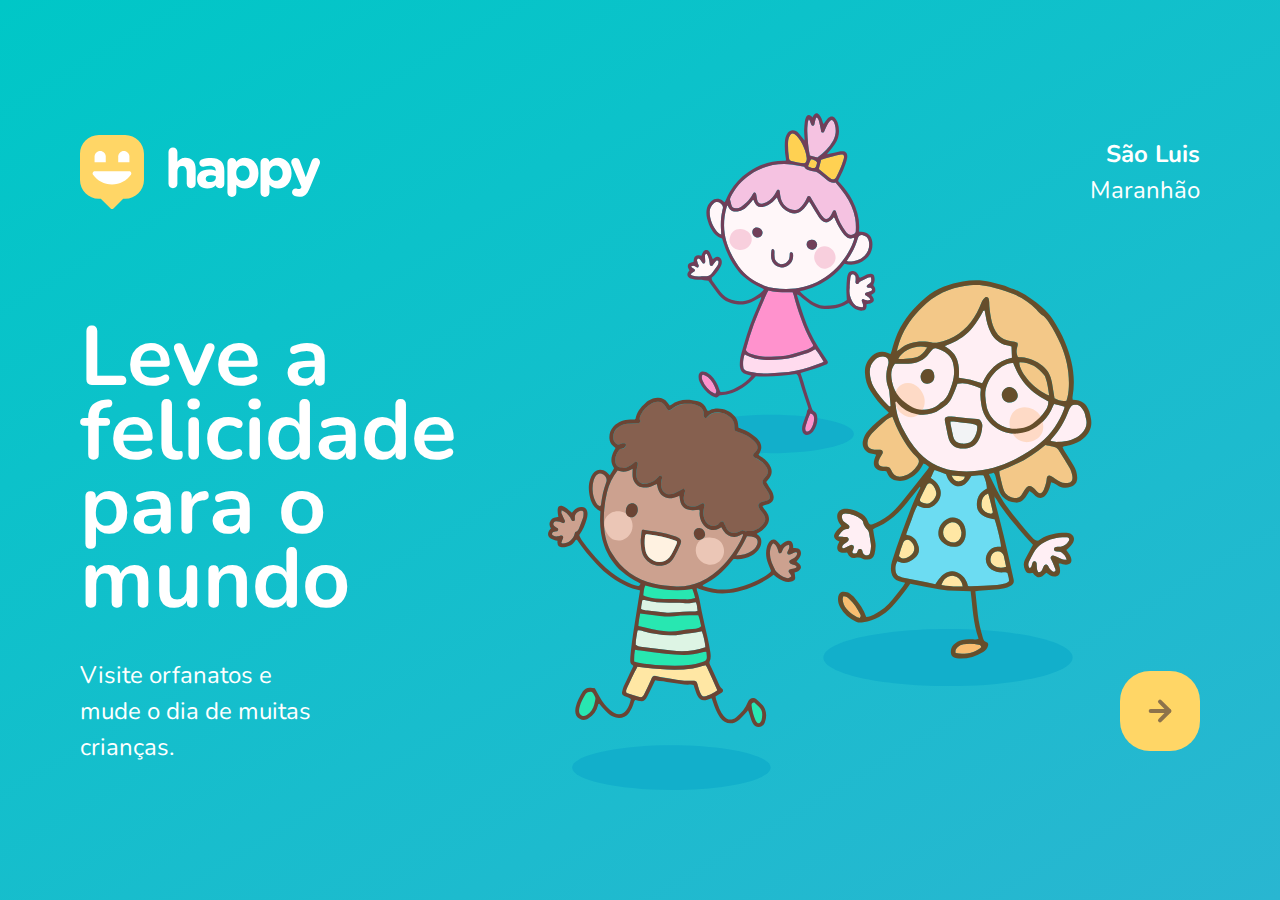
<file: index.html>
<!DOCTYPE html>
<html lang="pt_BR">
  <head>
    <meta charset="UTF-8" />
    <meta name="viewport" content="width=device-width, initial-scale=1.0" />
    <title>Happy</title>

    <link rel="icon" href="./public/images/logo-icon.png" />

    <link rel="stylesheet" href="./public/css/main.css">
    <link rel="stylesheet" href="./public/css/animations.css">
    <link rel="stylesheet" href="./public/css/page-landing.css">

    <link href="https://fonts.googleapis.com/css2?family=Nunito:wght@400;600;800&display=swap" rel="stylesheet">
  </head>
  <body>
    <div id="page-landing">
      <div id="container">
        <header>
          <img class="animate-up" id="logo" src="./public/images/logo.svg" alt="logomarca happy" />
    
          <div class="location animate-up">
            <strong>São Luis</strong>
            <p>Maranhão</p>
          </div>
        </header>
    
        <main>
            <h1 class="animate-up">Leve a felicidade para o mundo</h1>
            <section class="visit">
                <p class="animate-up">
                    Visite orfanatos e mude o dia de muitas crianças.
                </p>
                <a href="orphanages.html" title="visite orfanatos" class="animate-up">
                    <img src="./public/images/arrow.svg" alt="ir para o mapax">
                </a>
            </section>
        </main>
      </div>
    </div>
  </body>
</html>
</file>
<file: public/css/main.css>
* {
    margin: 0;
    padding: 0;
}

:root {
    font-size: 62.5%;
}

body {
    height: 100vh;
    color: white;
    background: #EBF2F5;
}

body, input, button, textarea {
    font: 400 1.8rem/1 'Nunito', sans-serif;
}
</file>
<file: public/css/animations.css>
@keyframes up {
    from {
        opacity: 0;
        transform: translateY(16px);
    }

    to {
        opacity: 1;
        transform: translateY(0);
    }
}

@keyframes right {
    from {
        transform: translateX(-100%);
    }

    to {
        transform: translateX(0);
    }
}

@keyframes appear {
    from {
        opacity: 0;
    }

    to {
        opacity: 1;
    }
}

.animate-up {
    animation-name: up;
    animation-duration: 300ms;
    animation-fill-mode: backwards;
}

.animate-right {
    animation: right;
    animation-duration: 300ms;
}

.animate-appear {
    animation-name: appear;
    animation-duration: 300ms;
    animation-fill-mode: backwards;
}
</file>
<file: public/css/page-landing.css>
#page-landing {
    background: linear-gradient(329.54deg, #29B6D1 0%, #00C7C7 100%);

    text-align: center;
    min-height: 100vh;

    display: flex;
}

#container {
    margin: auto;

    width: min(90%, 112rem);
}

.location, h1, .visit p {
    height: 16vh;
}

.visit a {
    height: 8rem;
    width: 8rem;
    background: #ffd666;

    border: none;
    border-radius: 3rem;

    display: flex;
    align-items: center;
    justify-content: center;

    margin: auto;

    transition: background 200ms;
    animation-delay: 250ms;
}

.visit a:hover {
    background: #96feff;
}

#logo {
    animation-delay: 50ms;
}

.location {
    animation-delay: 100ms;
}

main h1 {
    /*               min   padrão max */
    font-size: clamp(4rem, 8vw, 8.4rem);
    animation-delay: 150ms;
}

.visit p {
    animation-delay: 200ms;
}

/* desktop version */
@media(min-width: 760px){
    #container {
        padding: 5rem 2rem;
        background: url(../images/bg.svg) no-repeat 80% / clamp(30rem, 54vw, 56rem);
    }
    header {
        display: flex;
        align-items: center;
        justify-content: space-between;
    }

    .location, h1, .visit p {
        height: initial;
        text-align: initial;
    }

    .location {
        text-align: right;
        font-size: 2.4rem;
        line-height: 1.5;
    }

    main h1 {
        font-weight: bold;
        line-height: .88;

        margin: clamp(10%, 9vh, 12%) 0 4rem;
        
        width: min(300px, 80%);
    }

    .visit {
        display: flex;
        align-items: center;
        justify-content: space-between;
    }

    .visit p {
        line-height: 1.5;
        width: clamp(20rem, 20vw, 30rem);
        font-size: 2.4rem;
    }

    .visit a {
        margin: initial;
    }
}
</file>
